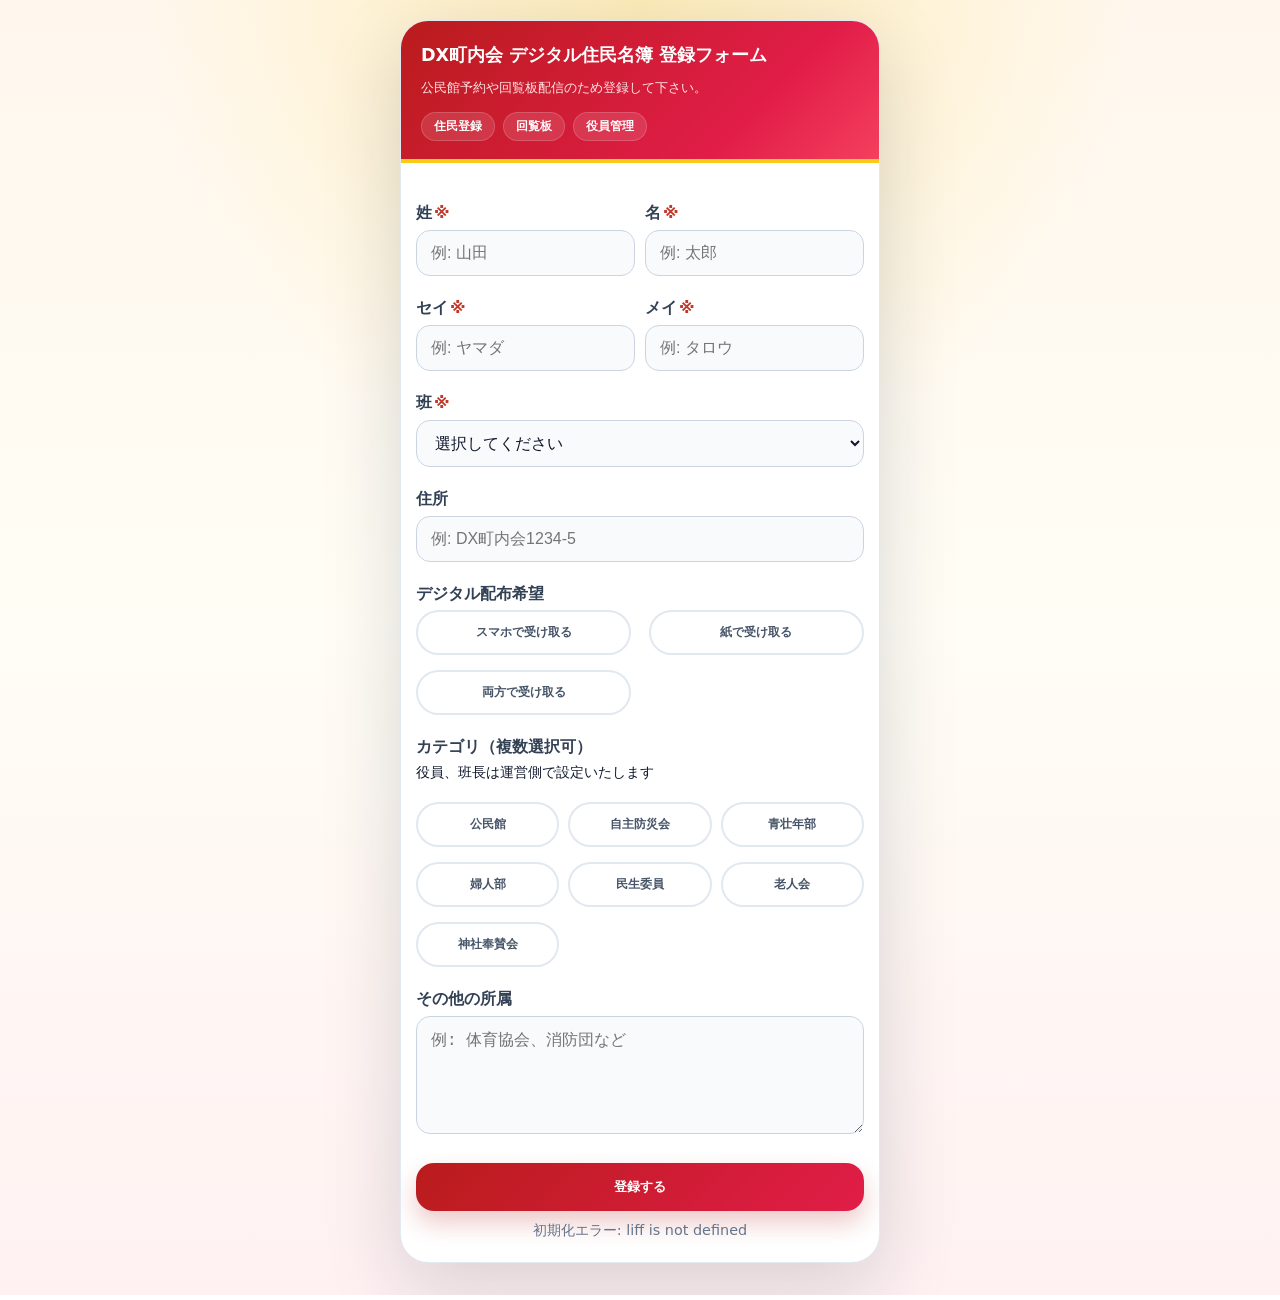
<file: index.html>
<!DOCTYPE html>
<html lang="ja">
<head>
  <meta charset="UTF-8">
  <meta name="viewport" content="width=device-width, initial-scale=1.0">
  <title>[Dev] 名簿登録フォーム</title>
  <style>
    * { box-sizing: border-box; }
    body {
      font-family: system-ui, -apple-system, BlinkMacSystemFont, 'Segoe UI', sans-serif;
      padding: 0;
      margin: 0;
      min-height: 100vh;
      background:
        radial-gradient(circle at top, rgba(250, 204, 21, 0.24), transparent 34%),
        linear-gradient(180deg, #fff7ed 0%, #fffdf5 48%, #fff1f2 100%);
      color: #0f172a;
    }
    .container {
      max-width: 480px;
      margin: 20px auto 32px;
      background: #fff;
      padding: 0;
      border-radius: 28px;
      overflow: hidden;
      border: 1px solid rgba(226, 232, 240, 0.95);
      box-shadow: 0 24px 80px rgba(15, 23, 42, 0.16);
    }
    .brand-header {
      display: flex;
      align-items: center;
      justify-content: center;
      gap: 12px;
      padding: 18px 20px 8px;
      background: linear-gradient(135deg, #b91c1c 0%, #e11d48 72%, #f43f5e 100%);
      border-bottom: 4px solid #facc15;
      color: #fff;
    }
    .brand-header__logo {
      width: 52px;
      height: 52px;
      object-fit: cover;
      border-radius: 14px;
      border: 2px solid rgba(255,255,255,0.5);
      background: #fff;
    }
    .brand-header__title {
      font-size: 1.1rem;
      font-weight: 900;
      letter-spacing: 0.06em;
      margin: 0;
      color: #fff;
    }
    .hero {
      background: linear-gradient(135deg, #b91c1c 0%, #e11d48 72%, #f43f5e 100%);
      border-bottom: 4px solid #facc15;
      color: #fff;
      padding: 22px 20px 18px;
    }
    .hero-topline {
      display: inline-flex;
      align-items: center;
      gap: 8px;
      font-size: 0.72rem;
      font-weight: 800;
      letter-spacing: 0.08em;
      text-transform: uppercase;
      color: #fde047;
      margin-bottom: 10px;
    }
    .hero h1 {
      font-size: 1.1rem;
      line-height: 1.45;
      margin: 0;
      font-weight: 900;
    }
    .hero p {
      margin: 8px 0 0;
      color: #ffe4e6;
      font-size: 0.8rem;
      line-height: 1.7;
    }
    .hero-badges {
      display: flex;
      flex-wrap: wrap;
      gap: 8px;
      margin-top: 14px;
    }
    .hero-badge {
      display: inline-flex;
      align-items: center;
      justify-content: center;
      padding: 6px 12px;
      border-radius: 999px;
      font-size: 0.72rem;
      font-weight: 800;
      background: rgba(255, 255, 255, 0.12);
      border: 1px solid rgba(255, 255, 255, 0.16);
      color: #fff;
    }
    .content { padding: 18px 15px 22px; }
    label { display: block; margin-top: 22px; font-weight: 800; color: #334155; }
    .under-label{ font-size: 0.9em; margin-top: 5px; }
    .row-flex { display: flex; gap: 10px; }
    .row-flex .half { flex: 1; }
    input[type="text"], select, textarea {
      width: 100%;
      padding: 13px 14px;
      margin-top: 6px;
      box-sizing: border-box;
      border: 1px solid #cbd5e1;
      border-radius: 14px;
      background: #f8fafc;
      color: #0f172a;
      font-size: 16px;
      outline: none;
      transition: border-color 0.2s, box-shadow 0.2s, background 0.2s;
    }
    input[type="text"]:focus, select:focus, textarea:focus {
      border-color: #e11d48;
      background: #fff;
      box-shadow: 0 0 0 4px rgba(225, 29, 72, 0.14);
    }
    .radio-group, .checkbox-group { margin-top: 5px; display: flex; gap: 15px 0; flex-wrap: wrap; justify-content: space-between;}
    .radio-group input[type="radio"],
    .checkbox-group input[type="checkbox"] { display: none; }
    .radio-group label, .checkbox-group label {
      display: inline-flex; align-items: center; justify-content: center;
      padding: 12px 5px; border: 2px solid #e2e8f0; border-radius: 999px;
      background: #fff; color: #475569; font-weight: 800; font-size: 0.76em;
      cursor: pointer; transition: background 0.2s, border-color 0.2s, color 0.2s;
      user-select: none; -webkit-tap-highlight-color: transparent;
      width: 48%; margin-top: 0;
    }
    .checkbox-group.ver-3 label {width: 32%;}
    .radio-group label:has(input:checked),
    .checkbox-group label:has(input:checked),
    .radio-group label.is-selected,
    .checkbox-group label.is-selected { background: linear-gradient(135deg, #b91c1c, #e11d48); border-color: #b91c1c; color: #fff; box-shadow: 0 10px 18px rgba(185, 28, 28, 0.2); }
    .radio-group label:hover, .checkbox-group label:hover { border-color: #e11d48; color: #be123c; }
    .radio-group label:has(input:checked):hover,
    .checkbox-group label:has(input:checked):hover,
    .radio-group label.is-selected:hover,
    .checkbox-group label.is-selected:hover { color: #fff; }
    .radio-group.is-invalid label {
      border-color: #dc2626;
      color: #b91c1c;
      background: #fef2f2;
    }
    button {
      width: 100%;
      padding: 15px;
      background: linear-gradient(135deg, #b91c1c, #e11d48);
      border-bottom: 4px solid #facc15;
      color: white;
      border: none;
      border-radius: 18px;
      margin-top: 25px;
      font-weight: 900;
      cursor: pointer;
      transition: transform 0.2s, box-shadow 0.2s, opacity 0.3s;
      box-shadow: 0 12px 24px rgba(185, 28, 28, 0.24);
    }
    button:hover { transform: translateY(-1px); }
    button:disabled { opacity: 0.55; cursor: not-allowed; box-shadow: none; transform: none; }
    #status { text-align: center; margin-top: 10px; color: #64748b; font-size: 0.9em; }
    .required-mark { color: #c0392b; margin-left: 2px; }
    #loading-overlay {
      display: none;
      position: fixed; inset: 0;
      background: rgba(15, 23, 42, 0.45);
      z-index: 100;
      align-items: center;
      justify-content: center;
      flex-direction: column;
      gap: 12px;
    }
    #loading-overlay.visible { display: flex; }
    .spinner {
      width: 44px; height: 44px;
      border: 5px solid rgba(255, 255, 255, 0.25);
      border-top-color: #22c55e;
      border-radius: 50%;
      animation: spin 0.8s linear infinite;
    }
    @keyframes spin { to { transform: rotate(360deg); } }
    #loading-overlay p { font-size: 0.9em; color: #fff; margin: 0; }
    #result-modal {
      display: none;
      position: fixed;
      inset: 0;
      background: rgba(15, 23, 42, 0.55);
      z-index: 110;
      align-items: center;
      justify-content: center;
      padding: 20px;
    }
    #result-modal.visible { display: flex; }
    .modal-card {
      width: min(420px, 100%);
      background: #fff;
      border-radius: 18px;
      padding: 22px 18px 16px;
      box-shadow: 0 24px 60px rgba(15, 23, 42, 0.28);
      border: 1px solid #e2e8f0;
      text-align: center;
      transform: translateY(6px);
      opacity: 0;
      transition: transform 0.2s ease, opacity 0.2s ease;
    }
    #result-modal.visible .modal-card {
      transform: translateY(0);
      opacity: 1;
    }
    .modal-icon {
      width: 54px;
      height: 54px;
      margin: 0 auto 10px;
      border-radius: 50%;
      display: inline-flex;
      align-items: center;
      justify-content: center;
      font-size: 1.5rem;
      font-weight: 900;
    }
    .modal-icon.success {
      background: #dcfce7;
      color: #166534;
    }
    .modal-icon.error {
      background: #fee2e2;
      color: #b91c1c;
    }
    .modal-icon.info {
      background: #fef9c3;
      color: #a16207;
    }
    #modal-title {
      margin: 0;
      font-size: 1.05rem;
      color: #0f172a;
      font-weight: 900;
    }
    #modal-message {
      margin: 10px 0 0;
      color: #334155;
      font-size: 0.93rem;
      line-height: 1.7;
      white-space: pre-line;
    }
    #modal-close-btn {
      margin-top: 16px;
      width: 100%;
      border-radius: 12px;
      padding: 12px;
      font-size: 0.95rem;
      font-weight: 900;
      border: none;
      cursor: pointer;
      color: #fff;
      background: linear-gradient(135deg, #b91c1c, #e11d48);
    }
    #modal-close-btn.error {
      background: linear-gradient(135deg, #dc2626, #b91c1c);
    }
    .officer-badges {
      margin-top: 8px;
      display: flex;
      gap: 8px;
      flex-wrap: wrap;
    }
    .officer-badge {
      display: inline-flex;
      align-items: center;
      justify-content: center;
      padding: 7px 25px;
      border-radius: 999px;
      font-size: 1rem;
      font-weight: bold;
      color: #fff;
      line-height: 1;
    }
    .officer-badge.officer { background: linear-gradient(135deg, #dc2626, #b91c1c); }
    .officer-badge.leader { background: linear-gradient(135deg, #b91c1c, #e11d48); }
    @media (max-width: 640px) {
      .container { margin: 0; border-radius: 0; min-height: 100vh; }
      .content { padding: 16px 14px 20px; }
      .checkbox-group.ver-3 label { width: 49%; }
      .row-flex { flex-direction: column; }
      .row-flex.keep-row-on-mobile { flex-direction: row; }
      .row-flex.keep-row-on-mobile .half { min-width: 0; }
    }
  </style>
</head>
<body>
  <div id="loading-overlay">
    <div class="spinner"></div>
    <p>データ読み込み中...</p>
  </div>

  <div id="result-modal" role="dialog" aria-modal="true" aria-labelledby="modal-title" aria-describedby="modal-message">
    <div class="modal-card">
      <div id="modal-icon" class="modal-icon info" aria-hidden="true">i</div>
      <h2 id="modal-title">お知らせ</h2>
      <p id="modal-message"></p>
      <button type="button" id="modal-close-btn">閉じる</button>
    </div>
  </div>

  <div class="container">
    <div class="hero">
      <h1>DX町内会 デジタル住民名簿 登録フォーム</h1>
      <p>公民館予約や回覧板配信のため登録して下さい。</p>
      <div class="hero-badges">
        <span class="hero-badge">住民登録</span>
        <span class="hero-badge">回覧板</span>
        <span class="hero-badge">役員管理</span>
      </div>
    </div>

    <div class="content">
    <form id="profileForm">
      <div class="row-flex keep-row-on-mobile">
        <div class="half">
          <label>姓<span class="required-mark">※</span></label>
          <input type="text" name="name_2nd" placeholder="例: 山田" required>
        </div>
        <div class="half">
          <label>名<span class="required-mark">※</span></label>
          <input type="text" name="name_1st" placeholder="例: 太郎" required>
        </div>
      </div>

      <div class="row-flex keep-row-on-mobile">
        <div class="half">
          <label>セイ<span class="required-mark">※</span></label>
          <input type="text" name="kana_2nd" placeholder="例: ヤマダ" required>
        </div>
        <div class="half">
          <label>メイ<span class="required-mark">※</span></label>
          <input type="text" name="kana_1st" placeholder="例: タロウ" required>
        </div>
      </div>

      <label>班<span class="required-mark">※</span></label>
      <select name="group" required>
        <option value="">選択してください</option>
        <script>
          for(let i=1; i<=15; i++) {
            document.write(`<option value="${i}">${i}班</option>`);
          }
        </script>
      </select>

      <label>住所</label>
      <input type="text" name="address" placeholder="例: DX町内会1234-5">

      <label>デジタル配布希望</label>
      <div class="radio-group">
        <label><input type="radio" name="is_digital" value="1"> スマホで受け取る</label>
        <label><input type="radio" name="is_digital" value="2"> 紙で受け取る</label>
        <label><input type="radio" name="is_digital" value="3"> 両方で受け取る</label>
      </div>

      <label>カテゴリ（複数選択可）</label>
      <p class="under-label">役員、班長は運営側で設定いたします</p>
      <div id="officerBadges" class="officer-badges" aria-live="polite"></div>

      <div class="checkbox-group ver-3">
        <label><input type="checkbox" name="role" value="公民館"> 公民館</label>
        <label><input type="checkbox" name="role" value="自主防災会"> 自主防災会</label>
        <label><input type="checkbox" name="role" value="青壮年部"> 青壮年部</label>
        <label><input type="checkbox" name="role" value="婦人部"> 婦人部</label>
        <label><input type="checkbox" name="role" value="民生委員"> 民生委員</label>
        <label><input type="checkbox" name="role" value="老人会"> 老人会</label>
        <label><input type="checkbox" name="role" value="神社奉賛会"> 神社奉賛会</label>
      </div>

      <label>その他の所属</label>
      <textarea name="other" rows="5" placeholder="例: 体育協会、消防団など"></textarea>

      <button type="button" id="submitBtn" onclick="submitData()">登録する</button>
      <div id="status"></div>
    </form>
    </div>
  </div>

  <script src="https://static.line-scdn.net/liff/edge/2/sdk.js"></script>
  <script src="./common/app-config.js"></script>
  <script>
    // ※ ご自身の公開URLに変更してください

    const PAGE_CONFIG = (window.AppConfig && window.AppConfig.getRequiredPageConfig('profile')) || {};
    const LIFF_ID = PAGE_CONFIG.liffId;
    const GAS_URL = PAGE_CONFIG.gasUrl;

    function isLocalEnvironment() {
      return window.location.hostname === "localhost" || window.location.hostname === "127.0.0.1";
    }

    function normalizeChoiceValue(value) {
      return String(value ?? "")
        .replace(/\u3000/g, ' ')
        .replace(/\s+/g, ' ')
        .trim();
    }

    function parseCheckboxValues(value) {
      if (Array.isArray(value)) {
        return value
          .map(normalizeChoiceValue)
          .filter(Boolean);
      }

      if (!value) {
        return [];
      }

      return String(value)
        .split(/[\n\r\t,、]/)
        .map(normalizeChoiceValue)
        .filter(Boolean);
    }

    function applyCheckboxValues(name, rawValue) {
      const values = parseCheckboxValues(rawValue);
      const checkboxes = Array.from(document.querySelectorAll(`input[name="${name}"][type="checkbox"]`));
      const checkboxMap = new Map(
        checkboxes.map(cb => [normalizeChoiceValue(cb.value), cb])
      );

      checkboxes.forEach(cb => {
        cb.checked = false;
      });

      const unmatchedValues = [];
      values.forEach(value => {
        const checkbox = checkboxMap.get(value);
        if (checkbox) {
          checkbox.checked = true;
        } else {
          unmatchedValues.push(value);
        }
      });

      console.log(`checkbox [${name}] values:`, values);
      if (unmatchedValues.length > 0) {
        console.warn(`checkbox [${name}] unmatched values:`, unmatchedValues);
      }

      syncSelectableLabels();
    }

    function parseOfficerValues(value) {
      if (!value) {
        return [];
      }

      const normalized = String(value)
        .replace(/\u3000/g, ' ')
        .trim();

      if (!normalized) {
        return [];
      }

      return normalized
        .split(/[\n\r,、]/)
        .map(normalizeChoiceValue)
        .filter(Boolean);
    }

    function renderOfficerBadges(officerValue) {
      const badgeContainer = document.getElementById('officerBadges');
      if (!badgeContainer) {
        return;
      }

      const values = parseOfficerValues(officerValue);
      const uniqueValues = Array.from(new Set(values));

      const badgeClassByRole = {
        '役員': 'officer',
        '班長': 'leader'
      };

      const badgesHtml = uniqueValues
        .map(role => {
          const roleClass = badgeClassByRole[role];
          if (!roleClass) {
            return '';
          }
          return `<span class="officer-badge ${roleClass}">${role}</span>`;
        })
        .filter(Boolean)
        .join('');

      badgeContainer.innerHTML = badgesHtml;
    }

    function syncSelectableLabels() {
      document.querySelectorAll('.radio-group label, .checkbox-group label').forEach(label => {
        const input = label.querySelector('input[type="radio"], input[type="checkbox"]');
        if (input) {
          label.classList.toggle('is-selected', input.checked);
        }
      });

      const digitalGroup = document.querySelector('.radio-group');
      if (digitalGroup && document.querySelector('input[name="is_digital"]:checked')) {
        digitalGroup.classList.remove('is-invalid');
      }
    }

    function showSafetyCheckReminder() {
      const params = new URLSearchParams(window.location.search);
      if (params.get('from_safety_check') !== '1') {
        return;
      }

      const kana1 = document.querySelector('input[name="kana_1st"]');
      const kana2 = document.querySelector('input[name="kana_2nd"]');
      const hasKatakana = !!(kana1 && kana2 && (kana1.value.trim() || kana2.value.trim()));

      if (hasKatakana) {
        return;
      }

      const banner = document.createElement('div');
      banner.style.margin = '16px 15px 0';
      banner.style.background = '#fff7ed';
      banner.style.border = '1px solid #fdba74';
      banner.style.color = '#9a4d00';
      banner.style.borderRadius = '14px';
      banner.style.padding = '12px 14px';
      banner.style.fontSize = '0.9rem';
      banner.style.fontWeight = '700';
      banner.style.lineHeight = '1.6';
      banner.textContent = '安否確認は受け付けました。引き続き、ユーザー登録を行ってください。';

      const content = document.querySelector('.content');
      if (content) {
        content.insertBefore(banner, content.firstChild);
      }
    }

    function showModal({ title = 'お知らせ', message = '', type = 'info', onClose = null }) {
      const modal = document.getElementById('result-modal');
      const titleEl = document.getElementById('modal-title');
      const messageEl = document.getElementById('modal-message');
      const iconEl = document.getElementById('modal-icon');
      const closeBtn = document.getElementById('modal-close-btn');

      if (!modal || !titleEl || !messageEl || !iconEl || !closeBtn) {
        return;
      }

      const iconByType = {
        success: '✓',
        error: '!',
        info: 'i'
      };

      const safeType = iconByType[type] ? type : 'info';

      titleEl.textContent = title;
      messageEl.textContent = message;
      iconEl.textContent = iconByType[safeType];
      iconEl.className = `modal-icon ${safeType}`;
      closeBtn.className = safeType === 'error' ? 'error' : '';

      const handleClose = () => {
        modal.classList.remove('visible');
        closeBtn.removeEventListener('click', handleClose);
        if (typeof onClose === 'function') {
          onClose();
        }
      };

      closeBtn.addEventListener('click', handleClose);
      modal.classList.add('visible');
      closeBtn.focus();
    }

    window.onload = async function() {
      const status = document.getElementById('status');
      
      if (isLocalEnvironment()) {
        status.innerText = "ローカル環境で起動中...";
        syncSelectableLabels();
        return;
      }

      document.querySelectorAll('.radio-group input, .checkbox-group input').forEach(input => {
        input.addEventListener('change', syncSelectableLabels);
      });

      showSafetyCheckReminder();

      try {
        await liff.init({ liffId: LIFF_ID });
        if (!liff.isLoggedIn()) {
          liff.login();
          return;
        }

        const overlay = document.getElementById('loading-overlay');
        overlay.classList.add('visible');
        const profile = await liff.getProfile();
        
        // GASから既存データを取得
        const response = await fetch(`${GAS_URL}?line_id=${profile.userId}`);
        const result = await response.json();

        // 取得したデータをフォームに自動反映
        console.log("GAS取得データ:", result); // ← 開発者ツールで確認
        if (result) {
          Object.keys(result).forEach(key => {
            const elements = document.getElementsByName(key);
            if (elements.length > 0) {
              const el = elements[0];
              if (el.type === 'radio') {
                const radio = document.querySelector(`input[name="${key}"][value="${result[key]}"]`);
                if (radio) radio.checked = true;
              } else if (el.type === 'checkbox') {
                applyCheckboxValues(key, result[key]);
              } else {
                el.value = result[key];
              }
            }
          });

          renderOfficerBadges(result.officer);
        } else {
          renderOfficerBadges('');
        }
        overlay.classList.remove('visible');
        status.innerText = "";
        syncSelectableLabels();
      } catch (err) {
        document.getElementById('loading-overlay').classList.remove('visible');
        status.innerText = "初期化エラー: " + err.message;
      }
    };

    async function submitData() {
      const button = document.getElementById('submitBtn');
      const status = document.getElementById('status');
      const form = document.getElementById('profileForm');
      const digitalGroup = document.querySelector('.radio-group');
      const isDigitalSelected = Boolean(document.querySelector('input[name="is_digital"]:checked'));

      if (!isDigitalSelected) {
        if (digitalGroup) {
          digitalGroup.classList.add('is-invalid');
          digitalGroup.scrollIntoView({ behavior: 'smooth', block: 'center' });
        }
        showModal({
          title: '入力チェック',
          message: 'デジタル配布希望を選択してください。',
          type: 'error'
        });
        return;
      }

      if (form && !form.reportValidity()) {
        return;
      }

      button.disabled = true;
      status.innerText = "送信中...";
      
      try {
        let profile = { userId: "dummy_id", displayName: "Dummy User" };
        if (!isLocalEnvironment()) {
          profile = await liff.getProfile();
        }

        // フォーム内のすべての input, select, textarea からデータを自動収集
        const data = {
          line_id: profile.userId,
          line_name: profile.displayName,
          liff_token: isLocalEnvironment() ? "LOCAL_TEST_TOKEN" : (liff.getAccessToken() || "")
        };

        const formElements = document.querySelectorAll('input[name], select[name], textarea[name]');
        formElements.forEach(el => {
          const name = el.name;
          if (el.type === 'radio') {
            if (el.checked) data[name] = el.value;
          } else if (el.type === 'checkbox') {
            if (!data[name]) data[name] = []; // 配列として初期化
            if (el.checked) data[name].push(el.value);
          } else {
            data[name] = el.value;
          }
        });

        // チェックボックスの配列をカンマ区切りの文字列に変換 ("役員, 班長" など)
        for (let key in data) {
          if (Array.isArray(data[key])) {
            data[key] = data[key].join(', ');
          }
        }

        if (isLocalEnvironment()) {
          await new Promise(resolve => setTimeout(resolve, 1000));
          console.log("送信データ:", data);
          showModal({
            title: '登録完了',
            message: 'ローカル環境でダミー送信しました。',
            type: 'success'
          });
        } else {
          const response = await fetch(GAS_URL, {
            method: "POST",
            body: JSON.stringify(data)
          });
          const result = await response.json();
          if (result.status === 'success') {
            showModal({
              title: '登録完了',
              message: '登録が完了しました。',
              type: 'success',
              onClose: () => liff.closeWindow()
            });
          } else {
            showModal({
              title: '送信エラー',
              message: 'エラーが発生しました: ' + result.message,
              type: 'error'
            });
          }
        }
      } catch (err) {
        showModal({
          title: '通信エラー',
          message: '通信エラー: ' + err.message,
          type: 'error'
        });
      } finally {
        button.disabled = false;
        status.innerText = "";
      }
    }
  </script>
</body>
</html>
</file>
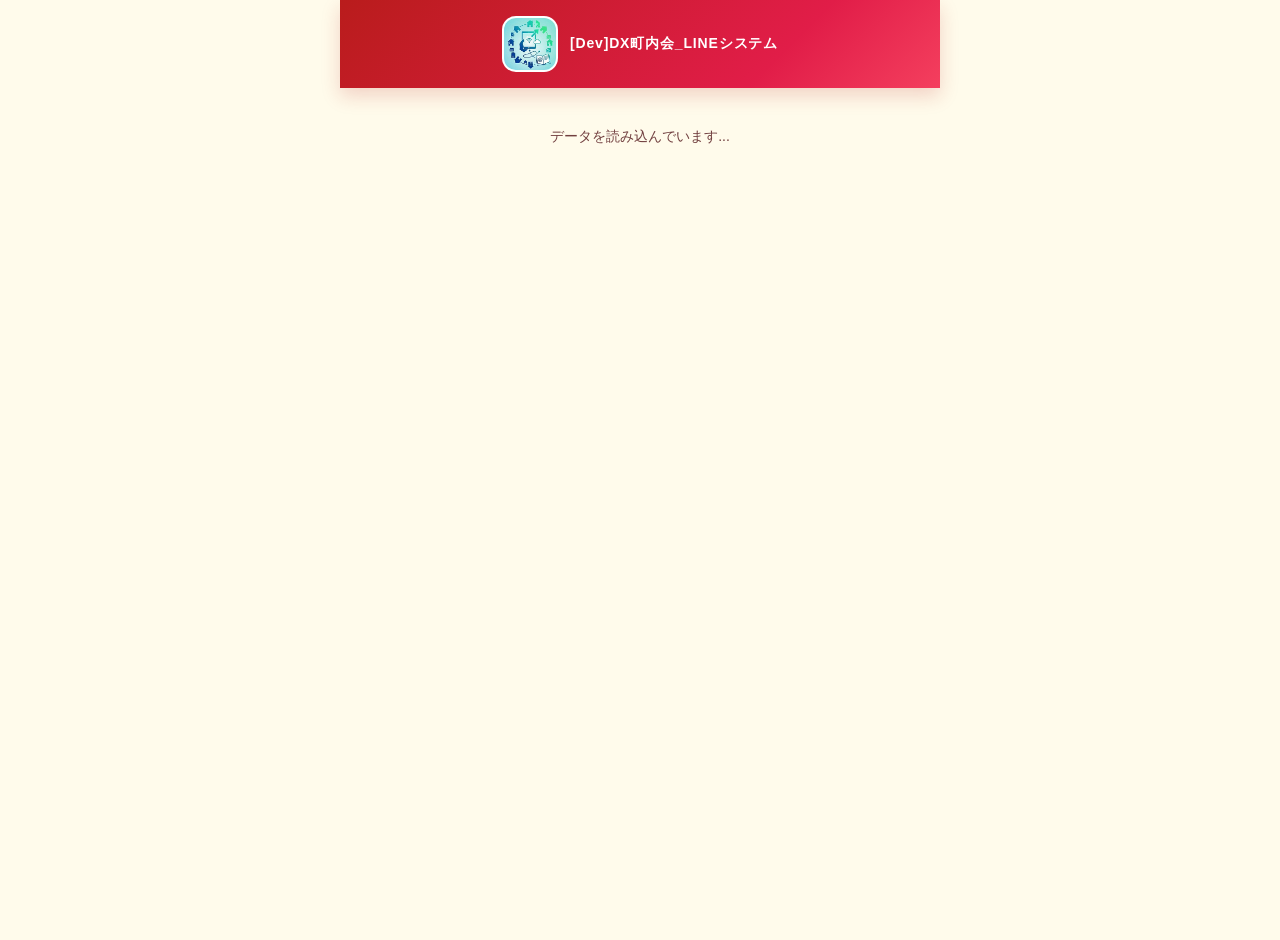
<file: attendance/index.html>
<!DOCTYPE html>
<html lang="ja">
<head>
  <meta charset="UTF-8">
  <meta name="viewport" content="width=device-width, initial-scale=1.0">
  <title>[Dev] 出欠回答フォーム</title>
  <script charset="utf-8" src="https://static.line-scdn.net/liff/edge/2/sdk.js"></script>
  
  <style>
    /* 全体のベース設定（スマホアプリライクなUI） */
    :root {
      --primary-color: #c81e1e;
      --primary-color-strong: #991b1b;
      --accent-color: #facc15;
      --bg-color: #fffbeb;
      --card-bg: #ffffff;
      --text-main: #451a1a;
      --text-sub: #713f3f;
      --border-color: #fde68a;
    }
    
    body {
      font-family: "Helvetica Neue", Arial, "Hiragino Kaku Gothic ProN", "Hiragino Sans", Meiryo, sans-serif;
      background-color: var(--bg-color);
      color: var(--text-main);
      margin: 0;
      padding: 0;
    }

    .container {
      max-width: 600px;
      margin: 0 auto;
      background-color: var(--bg-color);
      min-height: 100vh;
      padding-bottom: 40px;
    }

    /* ヘッダー */
    header {
      background: linear-gradient(135deg, #b91c1c 0%, #e11d48 72%, #f43f5e 100%);
      border-bottom: 4px solid #facc15;
      padding: 16px;
      box-shadow: 0 8px 18px rgba(185,28,28,0.18);
      border-bottom: none;
    }

    .brand-header {
      display: flex;
      align-items: center;
      justify-content: center;
      gap: 12px;
      color: #ffffff;
    }

    .brand-header__logo {
      width: 52px;
      height: 52px;
      object-fit: cover;
      border-radius: 14px;
      border: 2px solid rgba(255,255,255,0.5);
      background: #fff;
    }

    .brand-header__title {
      font-size: 14px;
      font-weight: 900;
      letter-spacing: 0.06em;
      margin: 0;
      color: #ffffff;
    }

    h1 {
      font-size: 16px;
      margin: 0;
      color: var(--text-main);
    }

    /* メインコンテンツ枠 */
    .content-box {
      background-color: var(--card-bg);
      margin: 20px 16px;
      padding: 24px 20px;
      border-radius: 12px;
      box-shadow: 0 2px 8px rgba(0,0,0,0.04);
    }

    #loading {
      text-align: center;
      padding: 40px 0;
      color: var(--text-sub);
      font-size: 14px;
    }

    /* 設問テキスト */
    .question-title {
      font-size: 18px;
      font-weight: bold;
      margin-bottom: 12px;
      color: var(--primary-color);
    }

    .question-text {
      font-size: 14px;
      color: var(--text-sub);
      margin-bottom: 24px;
      line-height: 1.6;
      white-space: pre-wrap;
    }

    .event-meta {
      display: grid;
      gap: 8px;
      margin: -8px 0 20px;
      color: var(--text-sub);
      font-size: 14px;
    }

    .event-meta-row {
      display: grid;
      grid-template-columns: 5em 1fr;
      gap: 8px;
      line-height: 1.5;
    }

    /* 選択肢（ラジオボタン） */
    .radio-group {
      display: flex;
      flex-direction: column;
      gap: 12px;
      margin-bottom: 32px;
    }

    .radio-label {
      display: flex;
      align-items: center;
      padding: 14px 16px;
      border: 1px solid var(--border-color);
      border-radius: 8px;
      background-color: #fafafa;
      cursor: pointer;
      transition: all 0.2s;
    }

    /* 選択された時のデザインを変える場合はJSでクラス付与等も可能ですが、今回はシンプルに */
    .radio-label input[type="radio"] {
      margin-right: 12px;
      transform: scale(1.3);
      accent-color: var(--primary-color);
    }

    /* 送信ボタン */
    .btn-submit {
      width: 100%;
      padding: 16px;
      background: linear-gradient(135deg, #b91c1c 0%, var(--primary-color) 100%);
      border-bottom: 4px solid var(--accent-color);
      color: #ffffff;
      border: none;
      border-radius: 12px;
      font-size: 16px;
      font-weight: 800;
      cursor: pointer;
      box-shadow: 0 10px 18px rgba(185, 28, 28, 0.2);
      transition: transform 0.2s ease, box-shadow 0.2s ease;
    }

    .btn-submit:hover {
      transform: translateY(-1px);
      box-shadow: 0 12px 22px rgba(185, 28, 28, 0.24);
    }

    .btn-submit:active {
      transform: translateY(2px);
      box-shadow: none;
    }

    .btn-submit:disabled {
      background-color: #cccccc;
      box-shadow: none;
      cursor: not-allowed;
    }

    #memo-input::placeholder {
      color: #b7b7b7;
      opacity: 1;
    }
  </style>
</head>
<body>

  <div class="container">
    <header>
      <div class="brand-header">
        <img src="../common/logo_square.jpg" alt="[Dev]DX町内会_LINEシステム" class="brand-header__logo" />
        <h1 class="brand-header__title">[Dev]DX町内会_LINEシステム</h1>
      </div>
    </header>

    <div id="loading">データを読み込んでいます...</div>

    <div id="form-container" class="content-box" style="display: none;">
      <div id="q-title" class="question-title"></div>
      <div class="event-meta">
        <div class="event-meta-row"><strong>日時</strong><span id="event-datetime"></span></div>
        <div class="event-meta-row"><strong>場所</strong><span id="event-location"></span></div>
        <div class="event-meta-row" id="deadline-row" style="display: none;"><strong>回答期限</strong><span id="event-deadline"></span></div>
      </div>
      <div id="q-text" class="question-text"></div>
      
      <form id="attendance-form">
        <div id="radio-buttons" class="radio-group"></div>

        <div style="margin-bottom: 32px;">
          <label class="question-title" style="font-size: 14px;">備考（任意）</label>
          <textarea id="memo-input" rows="3" style="width: 100%; border-radius: 8px; border: 1px solid var(--border-color); padding: 12px; font-family: inherit; resize: vertical; box-sizing: border-box; background-color: #fafafa;" placeholder="連絡事項などがあればご記入ください"></textarea>
        </div>

        <button type="button" id="submit-btn" class="btn-submit" onclick="submitForm()">回答を送信する</button>
      </form>
    </div>
  </div>

  <script src="../common/app-config.js"></script>
  <script>
    // ==========================================
    // ★ 必須設定（ご自身のものに書き換えてください）★
    // ==========================================
    const PAGE_CONFIG = (window.AppConfig && window.AppConfig.getRequiredPageConfig('attendance')) || {};
    const LIFF_ID = PAGE_CONFIG.liffId;
    const GAS_API_URL = PAGE_CONFIG.gasUrl;
    // ==========================================

    let userProfile = {};
    let eventId = "";
    const answerOptions = ["出席", "欠席", "未定"];
    const loading = document.getElementById("loading");

    window.onload = function() {
      liff.init({ liffId: LIFF_ID })
        .then(() => {
          eventId = getEventId();
          if (!eventId) {
            loading.textContent = "イベントIDがありません。イベントの回答リンクから開いてください。";
            return null;
          }

          if (!liff.isLoggedIn()) {
            const redirectUrl = new URL(window.location.href);
            redirectUrl.searchParams.set("q", eventId);
            liff.login({ redirectUri: redirectUrl.toString() });
            return null;
          }
          return liff.getProfile();
        })
        .then(profile => {
          if (!profile) return;
          userProfile = profile;
          return loadEvent();
        })
        .catch(error => {
          console.error("LIFF init failed:", error);
          loading.textContent = "エラーが発生しました。LINEアプリから開き直してください。";
        });
    };

    function getEventId() {
      const currentParams = new URLSearchParams(window.location.search);
      const directEventId = currentParams.get("q");
      if (directEventId) return directEventId.trim();

      const liffState = typeof liff.state === "string"
        ? liff.state
        : (currentParams.get("liff.state") || "");
      if (!liffState) return "";

      const stateUrl = new URL(liffState, window.location.origin);
      return (stateUrl.searchParams.get("q") || "").trim();
    }

    function loadEvent() {
      const requestUrl = new URL(GAS_API_URL);
      requestUrl.searchParams.set("action", "attendance_question");
      requestUrl.searchParams.set("qid", eventId);
      requestUrl.searchParams.set("uid", userProfile.userId);

      return fetch(requestUrl)
        .then(response => response.json())
        .then(result => {
          if (result.error || result.ok === false) {
            loading.textContent = getApiErrorMessage(result, "イベント情報を読み込めませんでした。");
            return;
          }

          document.getElementById("q-title").textContent = result.event_name;
          document.getElementById("event-datetime").textContent = result.event_datetime;
          document.getElementById("event-location").textContent = result.event_location;
          document.getElementById("q-text").textContent = result.description;
          if (result.response_deadline) {
            document.getElementById("event-deadline").textContent = result.response_deadline;
            document.getElementById("deadline-row").style.display = "grid";
          }

          const radioContainer = document.getElementById("radio-buttons");
          radioContainer.replaceChildren();
          answerOptions.forEach(option => {
            const label = document.createElement("label");
            label.className = "radio-label";
            const radio = document.createElement("input");
            radio.type = "radio";
            radio.name = "attendance_answer";
            radio.value = option;
            radio.checked = option === result.previousAnswer;
            const text = document.createTextNode(option);
            label.append(radio, text);
            radioContainer.appendChild(label);
          });

          document.getElementById("memo-input").value = result.previousMemo || "";
          loading.style.display = "none";
          document.getElementById("form-container").style.display = "block";
        });
    }

    function submitForm() {
      const selected = document.querySelector('input[name="attendance_answer"]:checked');
      if (!selected) {
        alert("回答を選択してください。");
        return;
      }

      const submitButton = document.getElementById("submit-btn");
      submitButton.disabled = true;
      submitButton.textContent = "送信中...";

      fetch(GAS_API_URL, {
        method: "POST",
        headers: { "Content-Type": "text/plain" },
        body: JSON.stringify({
          action: "attendance_answer",
          lineId: userProfile.userId,
          qid: eventId,
          answer: selected.value,
          memo: document.getElementById("memo-input").value,
          liff_token: liff.getAccessToken() || ""
        })
      })
        .then(response => response.json())
        .then(result => {
          if (!result.success) {
            throw new Error(getApiErrorMessage(result, "回答を保存できませんでした。"));
          }
          alert("回答を送信しました。");
          liff.closeWindow();
        })
        .catch(error => {
          console.error("Attendance submit failed:", error);
          alert(error.message || "通信エラーが発生しました。電波の良いところで再度お試しください。");
          submitButton.disabled = false;
          submitButton.textContent = "回答を送信する";
        });
    }

    function getApiErrorMessage(result, fallback) {
      if (result && typeof result.message === "string" && result.message) {
        return result.message;
      }
      if (result && result.error && typeof result.error.message === "string") {
        return result.error.message;
      }
      return fallback;
    }
  </script>
</body>
</html>
</file>
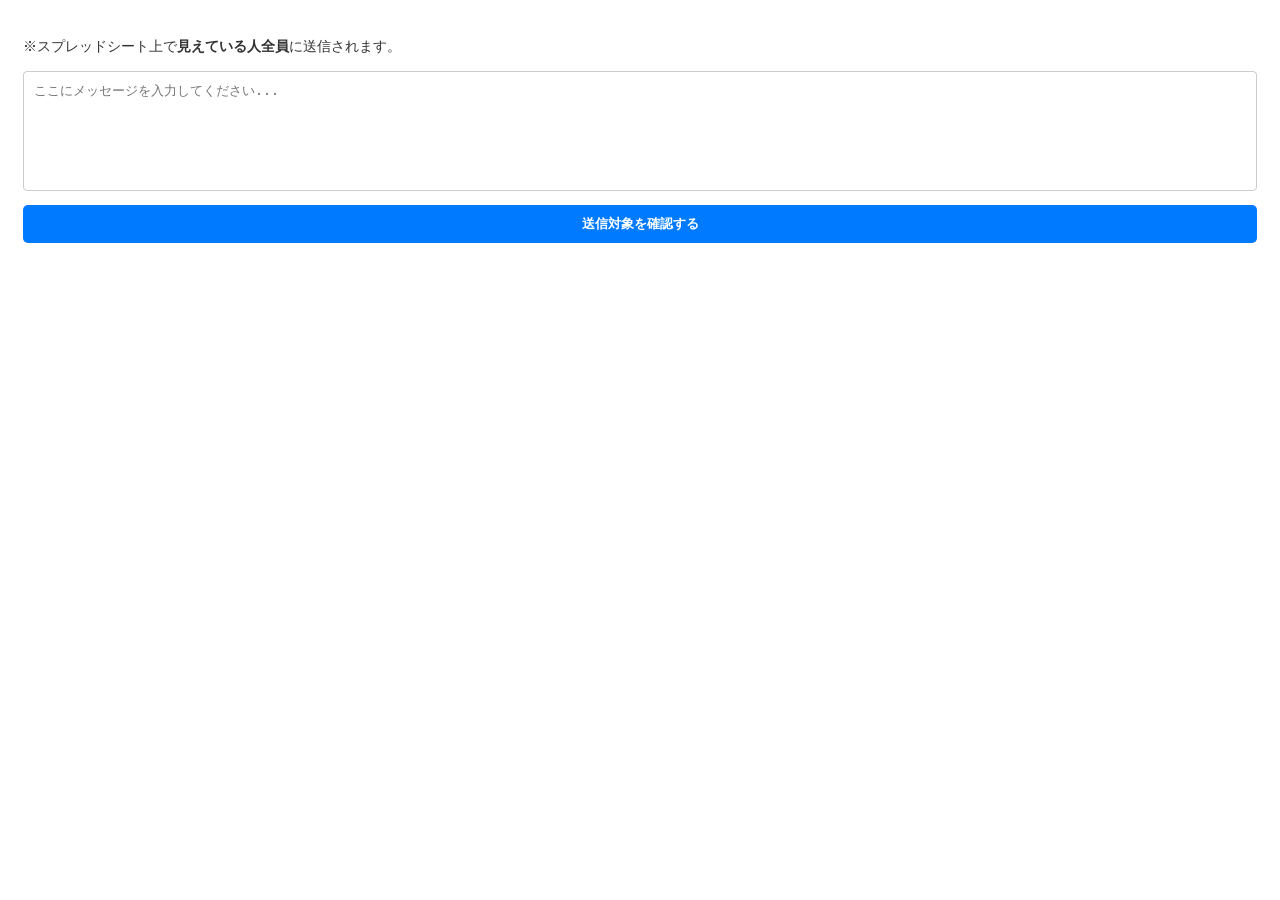
<file: GAS/bound-sample/dialog.html>
<!DOCTYPE html>
<html>
  <head>
    <base target="_top">
    <title>LINEメッセージ一斉送信</title>
    <style>
      body { font-family: sans-serif; padding: 15px; color: #333; }
      textarea { width: 100%; height: 120px; padding: 10px; box-sizing: border-box; resize: none; margin-bottom: 10px; border: 1px solid #ccc; border-radius: 4px; }
      .btn-container { display: flex; justify-content: space-between; margin-top: 15px; }
      button { padding: 10px 15px; border: none; border-radius: 5px; cursor: pointer; font-weight: bold; width: 48%; }
      #checkBtn { background-color: #007BFF; color: white; width: 100%; }
      #sendBtn { background-color: #06C755; color: white; display: none; }
      #cancelBtn { background-color: #ccc; color: black; display: none; }
      button:disabled { background-color: #999 !important; cursor: not-allowed; }
      #statusArea { background: #f8f9fa; padding: 10px; border-radius: 5px; margin-bottom: 15px; display: none; max-height: 120px; overflow-y: auto; font-size: 0.9em; border: 1px solid #ddd; }
      .alert { color: #d9534f; font-weight: bold; }
      .info { color: #007BFF; font-weight: bold; }
    </style>
  </head>
  <body>
    <div id="step1">
      <p style="font-size: 0.9em;">※スプレッドシート上で<strong>見えている人全員</strong>に送信されます。</p>
      <textarea id="messageBox" placeholder="ここにメッセージを入力してください..."></textarea>
      <button id="checkBtn" onclick="checkTargets()">送信対象を確認する</button>
    </div>

    <div id="statusArea"></div>

    <div class="btn-container">
      <button id="cancelBtn" onclick="resetForm()">戻る</button>
      <button id="sendBtn" onclick="send()">確定して送信する</button>
    </div>

    <script>
      let currentTargetIds = [];
      let currentTargetNames = [];

      function checkTargets() {
        const msg = document.getElementById('messageBox').value;
        if (!msg.trim()) {
          alert('メッセージを入力してください。');
          return;
        }

        const checkBtn = document.getElementById('checkBtn');
        const statusArea = document.getElementById('statusArea');

        checkBtn.disabled = true;
        checkBtn.innerText = '対象者を確認中...';
        statusArea.style.display = 'block';
        statusArea.innerHTML = '読み込み中...';

        google.script.run
          .withSuccessHandler(function (targets) {
            checkBtn.style.display = 'none';
            document.getElementById('messageBox').disabled = true;
            document.getElementById('sendBtn').style.display = 'block';
            document.getElementById('cancelBtn').style.display = 'block';

            currentTargetIds = targets.ids || [];
            currentTargetNames = targets.names || [];

            if ((targets.count || 0) === 0) {
              statusArea.innerHTML = "<span class='alert'>対象者が0人です。フィルタ設定を確認してください。</span>";
              document.getElementById('sendBtn').disabled = true;
            } else {
              document.getElementById('sendBtn').disabled = false;
              const nameList = currentTargetNames.slice(0, 20).join(', ');
              const more = currentTargetNames.length > 20 ? `...他${currentTargetNames.length - 20}名` : '';
              statusArea.innerHTML = `<span class='info'>送信対象: ${targets.count} 名</span><br><br><span style='color:#666;'>${nameList}${more}</span>`;
            }
          })
          .withFailureHandler(function (error) {
            statusArea.innerHTML = "<span class='alert'>エラー: " + error.message + "</span>";
            checkBtn.disabled = false;
            checkBtn.innerText = '送信対象を確認する';
          })
          .getTargetUsers();
      }

      function resetForm() {
        document.getElementById('checkBtn').style.display = 'block';
        document.getElementById('checkBtn').disabled = false;
        document.getElementById('checkBtn').innerText = '送信対象を確認する';
        document.getElementById('messageBox').disabled = false;
        document.getElementById('sendBtn').style.display = 'none';
        document.getElementById('cancelBtn').style.display = 'none';
        document.getElementById('statusArea').style.display = 'none';
        currentTargetIds = [];
        currentTargetNames = [];
      }

      function send() {
        const msg = document.getElementById('messageBox').value;
        const sendBtn = document.getElementById('sendBtn');
        const cancelBtn = document.getElementById('cancelBtn');
        const statusArea = document.getElementById('statusArea');

        if (!confirm('本当に送信を開始しますか？')) return;

        sendBtn.disabled = true;
        cancelBtn.disabled = true;
        sendBtn.innerText = '送信中...';

        google.script.run
          .withSuccessHandler(function (result) {
            statusArea.innerHTML = `<span style='color:green; font-weight:bold;'>${result}</span>`;
            setTimeout(() => { google.script.host.close(); }, 2000);
          })
          .withFailureHandler(function (error) {
            statusArea.innerHTML = "<span class='alert'>送信エラー: " + error.message + "</span>";
            sendBtn.disabled = false;
            cancelBtn.disabled = false;
            sendBtn.innerText = '確定して送信する';
          })
          .executeLineMessage(currentTargetIds, msg, currentTargetNames);
      }
    </script>
  </body>
</html>
</file>
